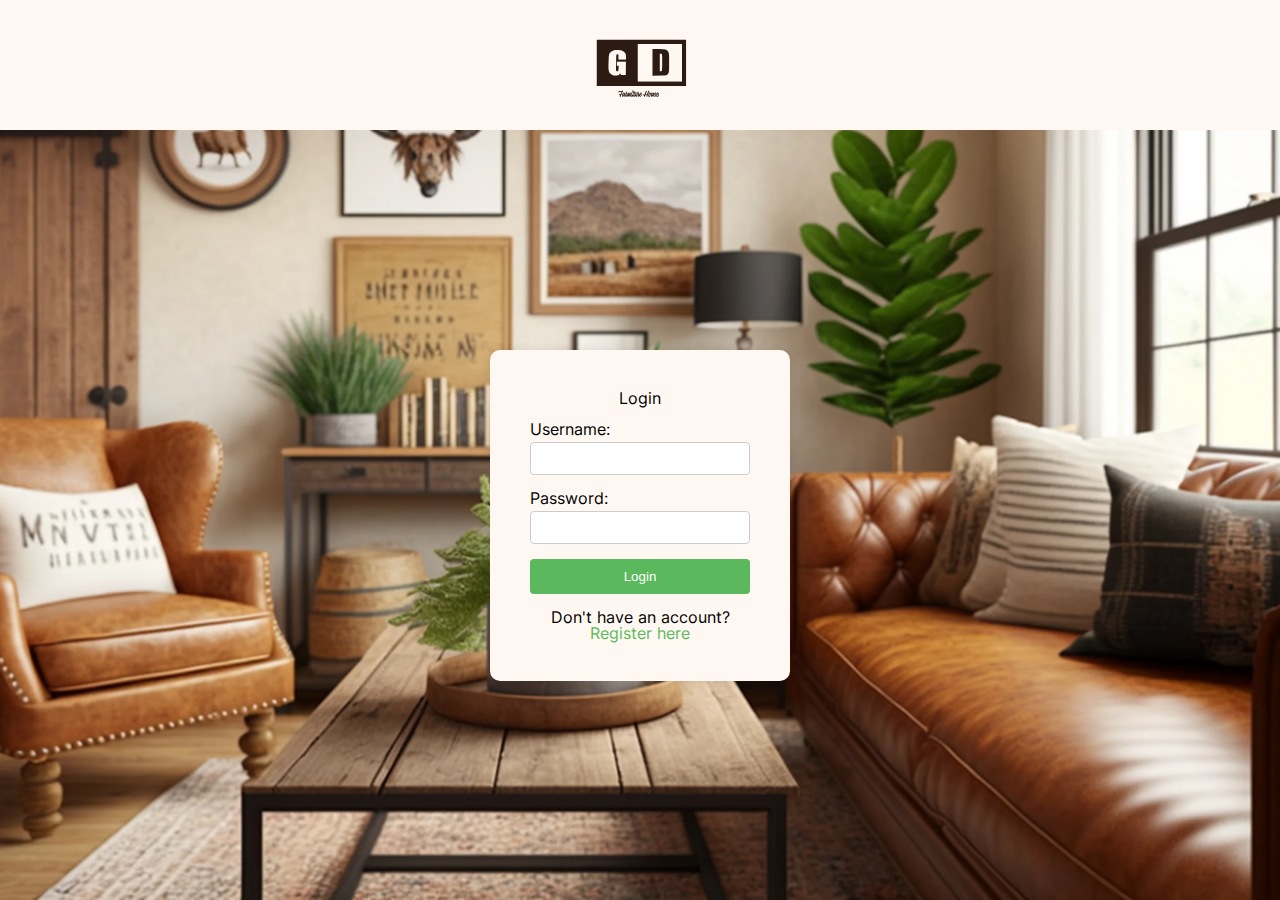
<file: loginPage.html>
<!DOCTYPE html>
<html lang="en">
  <head>
    <meta charset="UTF-8" />
    <meta name="viewport" content="width=device-width, initial-scale=1.0" />

    <!-- adding description, author and e.t.c -->
    <meta
      name="description"
      content="you can buy every furniture in the shop and also customize it too"
    />
    <meta
      name="keywords"
      content="furniture,livingroom,bedroom,kitchen,decorations,"
    />
    <meta name="author" content="Giorgi Kiparoidze" />

    <!-- FB meta tags -->
    <meta property="og:url" content="https://gd-store.ge" />
    <meta property="og:type" content="Shopping" />
    <meta
      property="og:title"
      content="When you don't want go out for but furniture"
    />
    <meta
      property="og:description"
      content="you can buy every furniture in the shop and also customize it too"
    />
    <meta
      property="og:image"
      content="https://encrypted-tbn0.gstatic.com/images?q=tbn:ANd9GcRaovXSi0D3tmfz6enTMVouEEwdf_mDkxyBTw&s"
    />

    <link rel="stylesheet" href="css/reset.css" />
    <link rel="stylesheet" href="css/fonts.css" />
    <link rel="stylesheet" href="css/logo.css" />
    <style>
      .header {
        display: -webkit-box;
        display: -ms-flexbox;
        display: flex;
        -webkit-box-pack: center;
        -ms-flex-pack: center;
        justify-content: center;
        -webkit-box-align: center;
        -ms-flex-align: center;
        align-items: center;

        align-items: center;
        position: fixed;
        width: 100%;
        padding: 5px 0;
        background-color: #fff8f2;
        /* margin-top: -120px; */
        z-index: 1000;
      }

      /* wraper */
      .wraper {
        max-width: 1440px;
        width: 90%;
        display: -webkit-box;
        display: -ms-flexbox;
        display: flex;
        -webkit-box-align: center;
        -ms-flex-align: center;
        align-items: center;
        -webkit-box-pack: justify;
        -ms-flex-pack: justify;
        justify-content: center;
        /* padding: 20px 0; */
      }

      /* icon logo font  */
      .logo {
        order: 1;
      }
      .icon-logo {
        font-size: 120px;
      }
      .logo-div {
        z-index: 1000;
      }

      body {
        font-family: "Inter";
      }

      main {
        height: 100vh;
        padding-top: 130px;
        display: flex;
        justify-content: center;
        align-items: center;
        flex-direction: column;
        background-image: url(../images/featured_image_-_living_room_furniture_layout_1600x@2x.webp);
        background-repeat: no-repeat;
        background-size: cover;
        background-position: center;
      }

      .container {
        background-color: #fff8f2;
        padding: 40px;
        border-radius: 10px;
        box-shadow: 0 0 10px rgba(0, 0, 0, 0.1);
        width: 300px;
      }

      h2 {
        text-align: center;
        margin-bottom: 15px;
      }

      .input-group {
        margin-bottom: 15px;
      }

      label {
        display: block;
        margin-bottom: 5px;
      }

      input {
        width: 100%;
        padding: 8px;
        border: 1px solid #ccc;
        border-radius: 4px;
      }

      button {
        width: 100%;
        padding: 10px;
        background-color: #5cb85c;
        color: white;
        border: none;
        border-radius: 4px;
        cursor: pointer;
      }

      button:hover {
        background-color: #4cae4c;
      }

      p {
        text-align: center;
        margin-top: 15px;
      }

      a {
        color: #5cb85c;
      }

    </style>
    <title>GD Store</title>
  </head>
  <body>
    <header class="header">
      <div class="wraper">
        <div class="logo">
          <a href="index.html">
            <div class="logo-div">
              <span class="icon-logo"
                ><span class="path1"></span><span class="path2"></span
                ><span class="path3"></span><span class="path4"></span
                ><span class="path5"></span><span class="path6"></span
                ><span class="path7"></span><span class="path8"></span
                ><span class="path9"></span><span class="path10"></span
                ><span class="path11"></span><span class="path12"></span
                ><span class="path13"></span><span class="path14"></span
                ><span class="path15"></span><span class="path16"></span
                ><span class="path17"></span><span class="path18"></span
              ></span>
            </div>
          </a>
        </div>
      </div>
    </header>
    <main>
      <div class="container">
        <h2>Login</h2>
        <form id="loginForm">
          <div class="input-group">
            <label for="username">Username:</label>
            <input type="text" id="email" name="Email" required />
          </div>
          <div class="input-group">
            <label for="password">Password:</label>
            <input type="password" id="password" name="Password" required />
          </div>
          <button type="submit">Login</button>
          <p>
            Don't have an account?
            <a href="/registrationPage.html">Register here</a>
          </p>
        </form>
        <div id="loginMessage"></div>
      </div>
    </main>
    <script>
       function setCookie(name, value, days) {
            const expires = new Date(Date.now() + days * 24 * 60 * 60 * 1000).toUTCString();
            document.cookie = `${name}=${encodeURIComponent(value)}; expires=${expires}; path=/`;
        }

      document
        .getElementById("loginForm")
        .addEventListener("submit", async function (event) {
          event.preventDefault();

          const email = document.getElementById("email").value;
          const password = document.getElementById("password").value;

          const userData = {
            email: email,
            password: password,
          };

          try {
            const response = await fetch("https://gd-store.ge/api/Auth/login", {
              method: "POST",
              headers: {
                "Content-Type": "application/json",
              },
              body: JSON.stringify(userData),
            });

            if (!response.ok) {
              const errorText = await response.text();
              throw new Error(`Login failed: ${errorText}`);          
            }

            const data = await response.json();
            console.log('Login successful', data);

            if (data.token) {
                setCookie('authToken', data.token, 7);
                window.location.href = "index.html";
            } else {
                throw new Error("Token not found in response");
            }
          } catch (error) {
            document.getElementById("loginMessage").textContent = error.message;
            console.error(error);
          }
        });
    </script>
  </body>
</html>
</file>
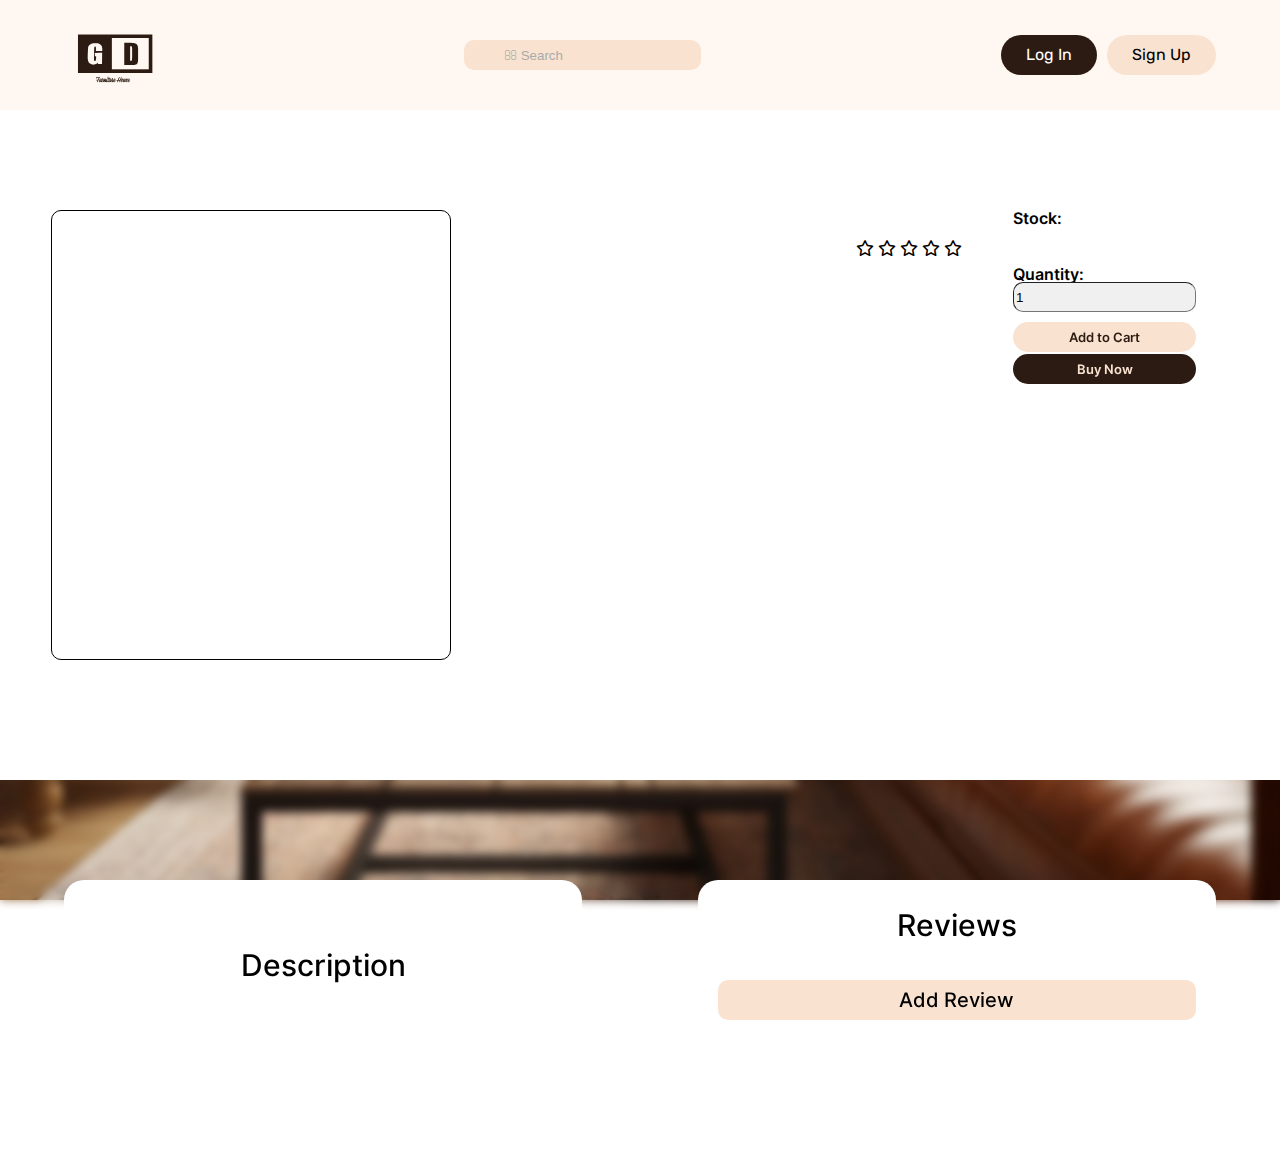
<file: product.html>
<!DOCTYPE html>
<html lang="en">
  <head>
    <meta charset="UTF-8" />
    <meta name="viewport" content="width=device-width, initial-scale=1.0" />

    <!-- adding description, author and e.t.c -->
    <meta name="description" content="you can buy every furniture in the shop and also customize it too">
    <meta name="keywords" content="furniture,livingroom,bedroom,kitchen,decorations,">
    <meta name="author" content="Giorgi Kiparoidze">

    <!-- FB meta tags -->
    <meta property="og:url"                content="https://gd-store.ge" />
    <meta property="og:type"               content="Shopping" />
    <meta property="og:title"              content="When you don't want go out for but furniture" />
    <meta property="og:description"        content="you can buy every furniture in the shop and also customize it too" />
    <meta property="og:image"              content="https://encrypted-tbn0.gstatic.com/images?q=tbn:ANd9GcRaovXSi0D3tmfz6enTMVouEEwdf_mDkxyBTw&s" />
    <title>GD Store</title>
    
    <link rel="stylesheet" href="css/reset.css" />
    <link rel="stylesheet" href="css/logo.css" />
    <link rel="stylesheet" href="css/fonts.css">
    <link rel="stylesheet" href="css/products.css" />
    <link
      rel="stylesheet"
      href="https://cdnjs.cloudflare.com/ajax/libs/font-awesome/6.6.0/css/all.min.css"
    />
    <title>GD Store</title>
  </head>
  <body>
    <header class="header">
      <div class="wraper">
        <div class="logo">
          <a href="index.html">
            <div class="logo-div">
              <span class="icon-logo"
                ><span class="path1"></span><span class="path2"></span
                ><span class="path3"></span><span class="path4"></span
                ><span class="path5"></span><span class="path6"></span
                ><span class="path7"></span><span class="path8"></span
                ><span class="path9"></span><span class="path10"></span
                ><span class="path11"></span><span class="path12"></span
                ><span class="path13"></span><span class="path14"></span
                ><span class="path15"></span><span class="path16"></span
                ><span class="path17"></span><span class="path18"></span
              ></span>
            </div>
          </a>
        </div>
        <div class="search-placeholder" style="order: 2;"></div>

        <div class="search">
          <span class="icon"><i class="fa-solid fa-magnifying-glass"></i></span>
          <input type="text" class="form-control empty" id="iconified" placeholder="Search" />
        </div>
    
        <div class="sign-log">
          <div class="log-in"><p>Log In</p></div>
          <div class="sign-in"><p>Sign Up</p></div>
        </div>
      </div>
    </header>
    <div class="background">

    </div>
    <main>
      <section class="sec-one">
        <div class="sec-one-wraper">
          <div class="leftside">
            <div class="photo-slide">
              <div class="photos">
                
              </div>
              <button class="prev">&#10094;</button>
              <button class="next">&#10095;</button>
            </div>
            <div class="dots"></div>
          </div>
          <div class="right-side">
            <div class="left">
              <div class="top-title">
                <h1></h1>
                <div class="rating">
                  <div class="star-rating">
                    <i id="star1" class="fa-regular fa-star"></i>
                    <i id="star2" class="fa-regular fa-star"></i>
                    <i id="star3" class="fa-regular fa-star"></i>
                    <i id="star4" class="fa-regular fa-star"></i>
                    <i id="star5" class="fa-regular fa-star"></i>
                  </div>
                  <div class="rating-count">

                  </div>
                </div>
              </div>
              <div class="price-discount">

              </div>
              <div class="full-desc">
                <div class="product-desc-num">
                  
                </div>
                <div class="productdesc"></div>
              </div>
            </div>
            <div class="right">
              <div class="buy-fake">
                <div class="stock-value">
                  <p class="stop p">Stock:</p>
                </div>
                <div class="buy-count">
                  <p>Quantity:</p>
                  <input type="text" id="quantity" />
                </div>
                <div class="cart-buy-button">
                  <button id="addCart" class="add-to-cart">Add to Cart</button>
                  <button id="BuyNow" class="buy-now">Buy Now</button>
                </div>
                <div class="return"></div>
              </div>
            </div>
          </div>
        </div>
      </section>
      <section class="sec-two">
        <div class="sec-two-wraper">
          <div class="description">
            <h2>Description</h2>
            
          </div>
          <div class="reviews">
            <h2>Reviews</h2>
            <div class="review-from-db" id="allReviews">

            </div>
            <div class="add-review-button" id="addReview">
              <p>Add Review</p>
            </div>
          </div>
        </div>
      </section>
    </main>

    <script type="module" src="script/products.js"></script>
    <script type="module" src="script/module.js"></script>
  </body>
</html>
</file>
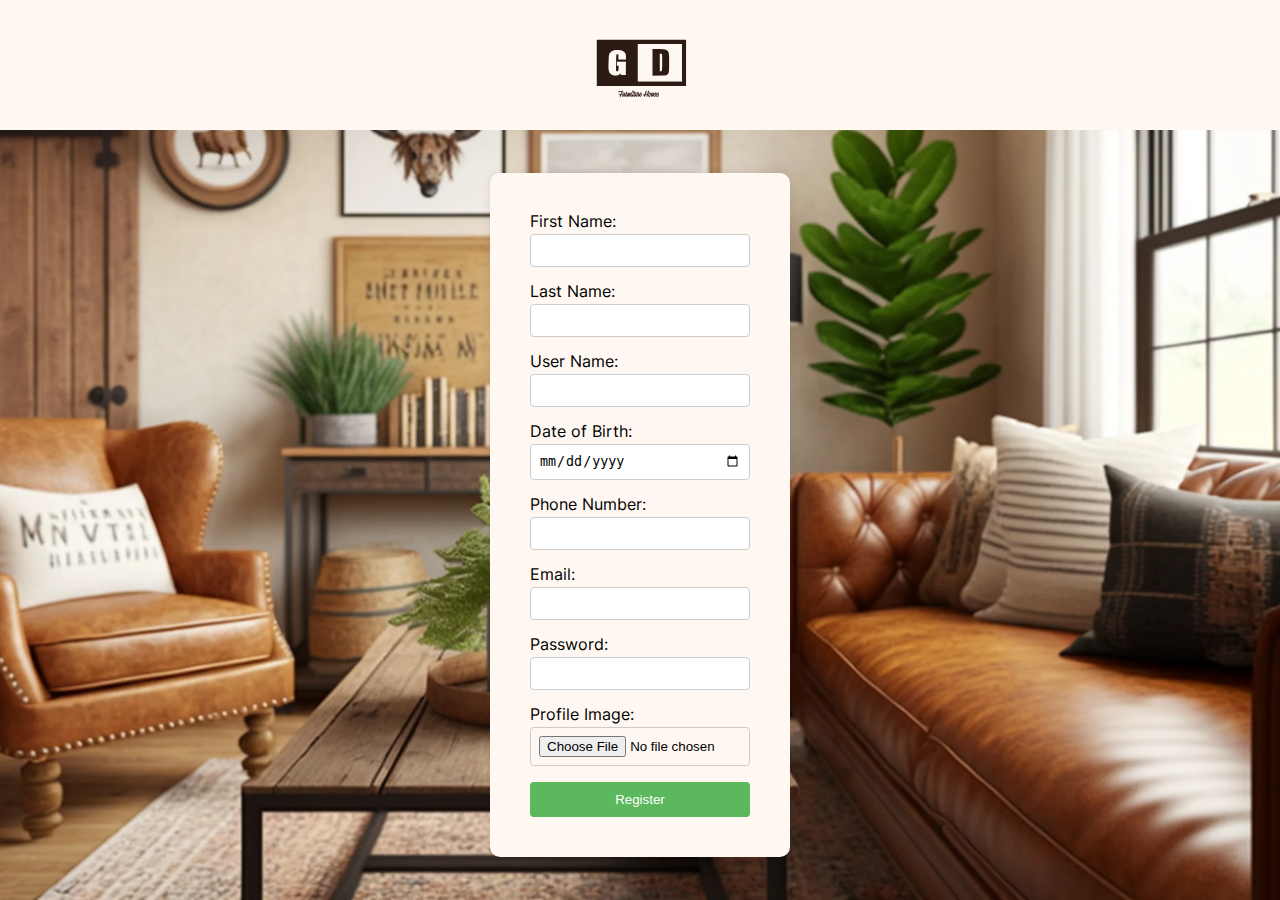
<file: registrationPage.html>
<!DOCTYPE html>
<html lang="en">
<head>
    <meta charset="UTF-8">
    <meta name="viewport" content="width=device-width, initial-scale=1.0">

     <!-- adding description, author and e.t.c -->
     <meta name="description" content="you can buy every furniture in the shop and also customize it too">
     <meta name="keywords" content="furniture,livingroom,bedroom,kitchen,decorations,">
     <meta name="author" content="Giorgi Kiparoidze">
 
     <!-- FB meta tags -->
     <meta property="og:url"                content="https://gd-store.ge" />
     <meta property="og:type"               content="Shopping" />
     <meta property="og:title"              content="When you don't want go out for but furniture" />
     <meta property="og:description"        content="you can buy every furniture in the shop and also customize it too" />
     <meta property="og:image"              content="https://encrypted-tbn0.gstatic.com/images?q=tbn:ANd9GcRaovXSi0D3tmfz6enTMVouEEwdf_mDkxyBTw&s" />
     <title>GD Store</title>

     <link rel="stylesheet" href="css/reset.css">
     <link rel="stylesheet" href="css/fonts.css">
     <link rel="stylesheet" href="css/logo.css">
     <style>
        .header {
            display: -webkit-box;
            display: -ms-flexbox;
            display: flex;
            -webkit-box-pack: center;
            -ms-flex-pack: center;
            justify-content: center;
            -webkit-box-align: center;
            -ms-flex-align: center;
            align-items: center;

            align-items: center;
            position: fixed;
            width: 100%;
            padding: 5px 0;
            background-color: #fff8f2;
            /* margin-top: -120px; */
            z-index: 1000;
            }

            /* wraper */
            .wraper {
            max-width: 1440px;
            width: 90%;
            display: -webkit-box;
            display: -ms-flexbox;
            display: flex;
            -webkit-box-align: center;
            -ms-flex-align: center;
            align-items: center;
            -webkit-box-pack: justify;
            -ms-flex-pack: justify;
            justify-content: center;
            /* padding: 20px 0; */
            }

            /* icon logo font  */
            .logo {
            order: 1;
            }
            .icon-logo {
            font-size: 120px;
            }
            .logo-div {
            z-index: 1000;
            }

            body {
            font-family: "Inter";
            }

            main {
            height: 100vh;
            padding-top: 130px;
            display: flex;
            justify-content: center;
            align-items: center;
            flex-direction: column;
            background-image: url(../images/featured_image_-_living_room_furniture_layout_1600x@2x.webp);
            background-repeat: no-repeat;
            background-size: cover;
            background-position: center;
            }

            .container {
            background-color: #fff8f2;
            padding: 40px;
            border-radius: 10px;
            box-shadow: 0 0 10px rgba(0, 0, 0, 0.1);
            width: 300px;
            }

            h2 {
            text-align: center;
            margin-bottom: 15px;
            }

            .input-group {
            margin-bottom: 15px;
            }

            label {
            display: block;
            margin-bottom: 5px;
            }

            input {
            width: 100%;
            padding: 8px;
            border: 1px solid #ccc;
            border-radius: 4px;
            }

            button {
            width: 100%;
            padding: 10px;
            background-color: #5cb85c;
            color: white;
            border: none;
            border-radius: 4px;
            cursor: pointer;
            }

            button:hover {
            background-color: #4cae4c;
            }

            p {
            text-align: center;
            margin-top: 15px;
            }

            a {
            color: #5cb85c;
            }

     </style>
</head>
<body>
    <header class="header">
        <div class="wraper">
            <div class="logo">
                <a href="index.html">
                    <div class="logo-div">
                        <span class="icon-logo"><span class="path1"></span><span class="path2"></span><span class="path3"></span><span class="path4"></span><span class="path5"></span><span class="path6"></span><span class="path7"></span><span class="path8"></span><span class="path9"></span><span class="path10"></span><span class="path11"></span><span class="path12"></span><span class="path13"></span><span class="path14"></span><span class="path15"></span><span class="path16"></span><span class="path17"></span><span class="path18"></span></span>    
                    </div>
                </a>
            </div>
        </div>
    </header>
    <main>
        <div class="container">
            <form id="registration-form">
                <label for="firstName">First Name:</label>
                <input type="text" id="firstName" required>
                <br></br>
                
                <label for="lastName">Last Name:</label>
                <input type="text" id="lastName" required>
                <br></br>
                
                <label for="userName">User Name:</label>
                <input type="text" id="userName" required>
                <br></br>
                
                <label for="dateOfBirth">Date of Birth:</label>
                <input type="date" id="dateOfBirth" required>
                <br></br>
                
                <label for="phoneNumber">Phone Number:</label>
                <input type="text" id="phoneNumber" required>
                <br></br>
                
                <label for="email">Email:</label>
                <input type="email" id="email" required>
                <br></br>
                
                <label for="password">Password:</label>
                <input type="password" id="password" required>
                <br></br>

                <label for="profilePicture">Profile Image:</label>
                <input type="file" id="profilePicture" accept="image/*">
                <br></br>

                <button type="submit">Register</button>
            </div>
        </form>
        
    </main>
    <script>

        async function uploadImages(files) {
            try {
                const formData = new FormData();

                let totalSize = 0;
                for (const file of files) {
                    totalSize += file.size;
                    formData.append('images', file);
                }

                if (totalSize > 5 * 1024 * 1024) {  // 5 MB limit
                    alert('Total file size exceeds 5 MB. Please choose smaller images.');
                    return null;
                }

                const response = await fetch('https://gd-store.ge/api/Upload', {
                    method: 'POST',
                    body: formData
                });

                if (!response.ok) {
                    const errorData = await response.json();
                    throw new Error(errorData.message || 'Image upload failed.');
                }

                const data = await response.json();
                return data.paths;
            } catch (error) {
                console.error('Image upload error:', error.message);
                alert(`Image upload failed: ${error.message}`);
                return null;
            }
        }

        async function saveFormData() {
            const formData = {
                firstName: document.getElementById('firstName').value,
                lastName: document.getElementById('lastName').value,
                userName: document.getElementById('userName').value,
                dateOfBirth: document.getElementById('dateOfBirth').value,
                phoneNumber: document.getElementById('phoneNumber').value,
                email: document.getElementById('email').value,
                password: document.getElementById('password').value
            };
            sessionStorage.setItem('registrationData', JSON.stringify(formData));
        }

        function loadFormData() {
            const savedData = sessionStorage.getItem('registrationData');
            if (savedData) {
                const formData = JSON.parse(savedData);
                document.getElementById('firstName').value = formData.firstName || '';
                document.getElementById('lastName').value = formData.lastName || '';
                document.getElementById('userName').value = formData.userName || '';
                document.getElementById('dateOfBirth').value = formData.dateOfBirth || '';
                document.getElementById('phoneNumber').value = formData.phoneNumber || '';
                document.getElementById('email').value = formData.email || '';
                document.getElementById('password').value = formData.password || '';
            }
        }

        async function registerUser(event) {
            event.preventDefault();

            const profilePicture = document.getElementById('profilePicture');
            let profilePicturePath = "string";

            if (profilePicture.files.length > 0) {
                profilePicturePath = await uploadImages(profilePicture.files);
                if (!profilePicturePath) return;
            }

            saveFormData();

            const requestData = {
                firstName: document.getElementById('firstName').value,
                lastName: document.getElementById('lastName').value,
                userName: document.getElementById('userName').value,
                dateOfBirth: new Date(document.getElementById('dateOfBirth').value).toISOString(),
                phoneNumber: document.getElementById('phoneNumber').value,
                email: document.getElementById('email').value,
                password: document.getElementById('password').value,
                profilePicture: profilePicturePath[0]
            };

            console.log(JSON.stringify(requestData));

            try {
                const response = await fetch('https://gd-store.ge/api/Auth/register', {
                    method: 'POST',
                    headers: {
                        'Content-Type': 'application/json'
                    },
                    body: JSON.stringify(requestData)
                });

                if (!response.ok) {
                    throw new Error(await response.text());
                }

                console.log('Registration successful');
                sessionStorage.removeItem('registrationData');
            } catch (error) {
                console.error('Error:', error);
            }
        }

        window.addEventListener('DOMContentLoaded', loadFormData);
        document.getElementById('registration-form').addEventListener('submit', registerUser);
    </script>
</body>
</html>
</file>
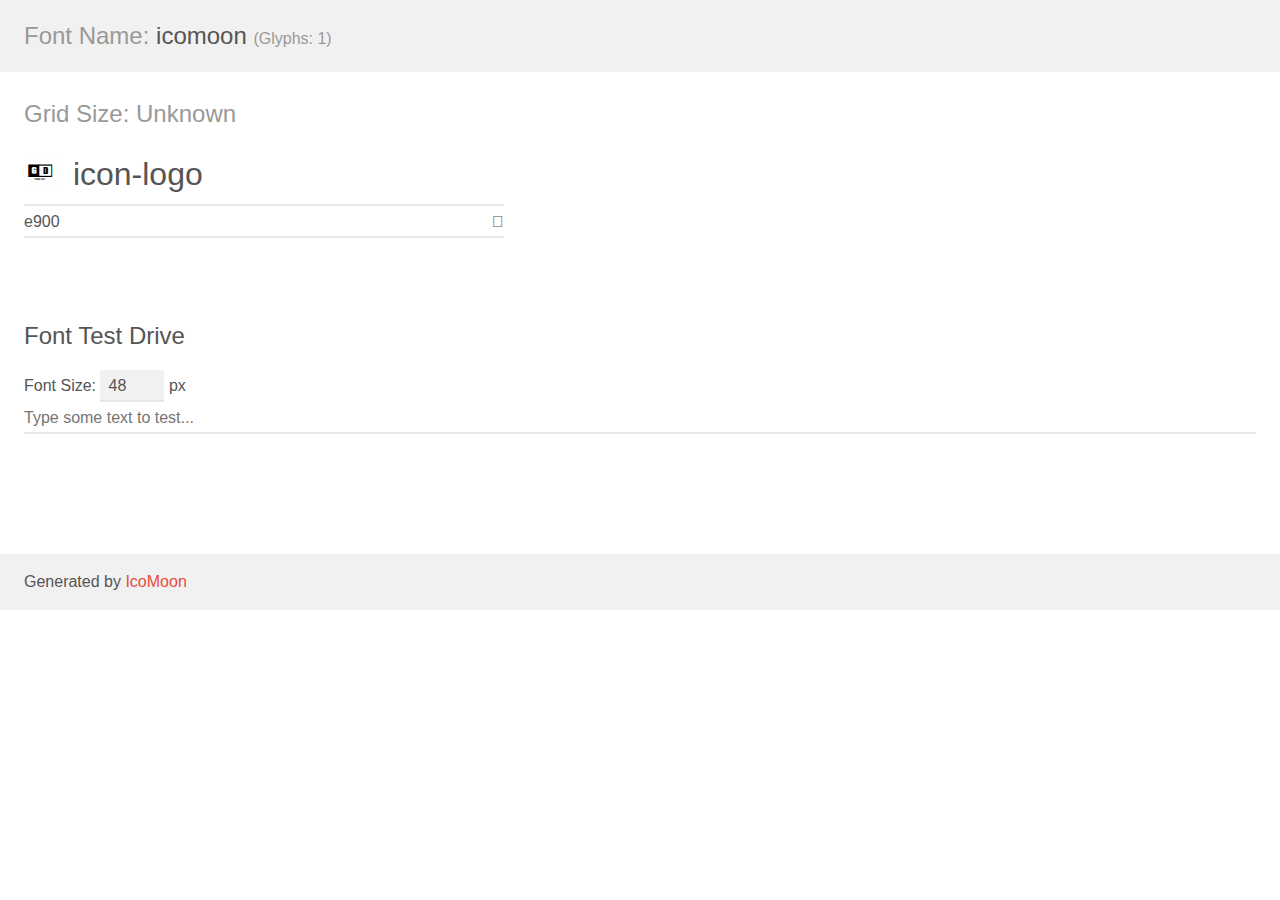
<file: fonts/demo.html>
<!doctype html>
<html>
<head>
    <meta charset="utf-8">
    <title>IcoMoon Demo</title>
    <meta name="description" content="An Icon Font Generated By IcoMoon.io">
    <meta name="viewport" content="width=device-width, initial-scale=1">
    <link rel="stylesheet" href="demo-files/demo.css">
    <link rel="stylesheet" href="style.css"></head>
<body>
    <div class="bgc1 clearfix">
        <h1 class="mhmm mvm"><span class="fgc1">Font Name:</span> icomoon <small class="fgc1">(Glyphs:&nbsp;1)</small></h1>
    </div>
    <div class="clearfix mhl ptl">
        <h1 class="mvm mtn fgc1">Grid Size: Unknown</h1>
        <div class="glyph fs1">
            <div class="clearfix bshadow0 pbs">
                <span class="icon-logo"><span class="path1"></span><span class="path2"></span><span class="path3"></span><span class="path4"></span><span class="path5"></span><span class="path6"></span><span class="path7"></span><span class="path8"></span><span class="path9"></span><span class="path10"></span><span class="path11"></span><span class="path12"></span><span class="path13"></span><span class="path14"></span><span class="path15"></span><span class="path16"></span><span class="path17"></span><span class="path18"></span></span>
                <span class="mls"> icon-logo</span>
            </div>
            <fieldset class="fs0 size1of1 clearfix hidden-false">
                <input type="text" readonly value="e900" class="unit size1of2" />
                <input type="text" maxlength="1" readonly value="&#xe900;" class="unitRight size1of2 talign-right" />
            </fieldset>
            <div class="fs0 bshadow0 clearfix hidden-true">
                <span class="unit pvs fgc1">liga: </span>
                <input type="text" readonly value="" class="liga unitRight" />
            </div>
        </div>
    </div>

    <!--[if gt IE 8]><!-->
    <div class="mhl clearfix mbl">
        <h1>Font Test Drive</h1>
        <label>
            Font Size: <input id="fontSize" type="number" class="textbox0 mbm"
            min="8" value="48" />
            px
        </label>
        <input id="testText" type="text" class="phl size1of1 mvl"
        placeholder="Type some text to test..." value=""/>
        <div id="testDrive" class="icon-" style="font-family: icomoon">&nbsp;
        </div>
    </div>
    <!--<![endif]-->
    <div class="bgc1 clearfix">
        <p class="mhl">Generated by <a href="https://icomoon.io/app">IcoMoon</a></p>
    </div>

    <script src="demo-files/demo.js"></script>
</body>
</html>
</file>
<file: css/fonts.css>
@font-face {
  font-family: "Rubik";
  src: url("../fonts/Rubik-LightItalic.eot");
  src: url("../fonts/Rubik-LightItalic.eot?#iefix") format("embedded-opentype"),
    url("../fonts/Rubik-LightItalic.woff2") format("woff2"),
    url("../fonts/Rubik-LightItalic.woff") format("woff"),
    url("../fonts/Rubik-LightItalic.svg#../fonts/Rubik-LightItalic")
      format("svg");
  font-weight: 300;
  font-style: italic;
  font-display: swap;
}

@font-face {
  font-family: "Rubik";
  src: url("../fonts/Rubik-Light.eot");
  src: url("../fonts/Rubik-Light.eot?#iefix") format("embedded-opentype"),
    url("../fonts/Rubik-Light.woff2") format("woff2"),
    url("../fonts/Rubik-Light.woff") format("woff"),
    url("../fonts/Rubik-Light.svg#../fonts/Rubik-Light") format("svg");
  font-weight: 300;
  font-style: normal;
  font-display: swap;
}

@font-face {
  font-family: "Rubik";
  src: url("../fonts/Rubik-ExtraBold.eot");
  src: url("../fonts/Rubik-ExtraBold.eot?#iefix") format("embedded-opentype"),
    url("../fonts/Rubik-ExtraBold.woff2") format("woff2"),
    url("../fonts/Rubik-ExtraBold.woff") format("woff"),
    url("../fonts/Rubik-ExtraBold.svg#../fonts/Rubik-ExtraBold") format("svg");
  font-weight: bold;
  font-style: normal;
  font-display: swap;
}

@font-face {
  font-family: "Rubik";
  src: url("../fonts/Rubik-MediumItalic.eot");
  src: url("../fonts/Rubik-MediumItalic.eot?#iefix") format("embedded-opentype"),
    url("../fonts/Rubik-MediumItalic.woff2") format("woff2"),
    url("../fonts/Rubik-MediumItalic.woff") format("woff"),
    url("../fonts/Rubik-MediumItalic.svg#../fonts/Rubik-MediumItalic")
      format("svg");
  font-weight: 500;
  font-style: italic;
  font-display: swap;
}

@font-face {
  font-family: "Rubik";
  src: url("../fonts/Rubik-Medium.eot");
  src: url("../fonts/Rubik-Medium.eot?#iefix") format("embedded-opentype"),
    url("../fonts/Rubik-Medium.woff2") format("woff2"),
    url("../fonts/Rubik-Medium.woff") format("woff"),
    url("../fonts/Rubik-Medium.svg#../fonts/Rubik-Medium") format("svg");
  font-weight: 500;
  font-style: normal;
  font-display: swap;
}

@font-face {
  font-family: "Rubik";
  src: url("../fonts/Rubik-SemiBold.eot");
  src: url("../fonts/Rubik-SemiBold.eot?#iefix") format("embedded-opentype"),
    url("../fonts/Rubik-SemiBold.woff2") format("woff2"),
    url("../fonts/Rubik-SemiBold.woff") format("woff"),
    url("../fonts/Rubik-SemiBold.svg#../fonts/Rubik-SemiBold") format("svg");
  font-weight: 600;
  font-style: normal;
  font-display: swap;
}

@font-face {
  font-family: "Rubik";
  src: url("../fonts/Rubik-Bold.eot");
  src: url("../fonts/Rubik-Bold.eot?#iefix") format("embedded-opentype"),
    url("../fonts/Rubik-Bold.woff2") format("woff2"),
    url("../fonts/Rubik-Bold.woff") format("woff"),
    url("../fonts/Rubik-Bold.svg#../fonts/Rubik-Bold") format("svg");
  font-weight: bold;
  font-style: normal;
  font-display: swap;
}

@font-face {
  font-family: "Rubik";
  src: url("../fonts/Rubik-SemiBoldItalic.eot");
  src: url("../fonts/Rubik-SemiBoldItalic.eot?#iefix")
      format("embedded-opentype"),
    url("../fonts/Rubik-SemiBoldItalic.woff2") format("woff2"),
    url("../fonts/Rubik-SemiBoldItalic.woff") format("woff"),
    url("../fonts/Rubik-SemiBoldItalic.svg#../fonts/Rubik-SemiBoldItalic")
      format("svg");
  font-weight: 600;
  font-style: italic;
  font-display: swap;
}

@font-face {
  font-family: "Rubik";
  src: url("../fonts/Rubik-LightItalic.eot");
  src: url("../fonts/Rubik-LightItalic.eot?#iefix") format("embedded-opentype"),
    url("../fonts/Rubik-LightItalic.woff2") format("woff2"),
    url("../fonts/Rubik-LightItalic.woff") format("woff"),
    url("../fonts/Rubik-LightItalic.svg#../fonts/Rubik-LightItalic")
      format("svg");
  font-weight: 300;
  font-style: italic;
  font-display: swap;
}

@font-face {
  font-family: "Rubik";
  src: url("../fonts/Rubik-BlackItalic.eot");
  src: url("../fonts/Rubik-BlackItalic.eot?#iefix") format("embedded-opentype"),
    url("../fonts/Rubik-BlackItalic.woff2") format("woff2"),
    url("../fonts/Rubik-BlackItalic.woff") format("woff"),
    url("../fonts/Rubik-BlackItalic.svg#../fonts/Rubik-BlackItalic")
      format("svg");
  font-weight: 900;
  font-style: italic;
  font-display: swap;
}

@font-face {
  font-family: "Rubik";
  src: url("../fonts/Rubik-Italic.eot");
  src: url("../fonts/Rubik-Italic.eot?#iefix") format("embedded-opentype"),
    url("../fonts/Rubik-Italic.woff2") format("woff2"),
    url("../fonts/Rubik-Italic.woff") format("woff"),
    url("../fonts/Rubik-Italic.svg#../fonts/Rubik-Italic") format("svg");
  font-weight: normal;
  font-style: italic;
  font-display: swap;
}

@font-face {
  font-family: "Rubik";
  src: url("../fonts/Rubik-Black.eot");
  src: url("../fonts/Rubik-Black.eot?#iefix") format("embedded-opentype"),
    url("../fonts/Rubik-Black.woff2") format("woff2"),
    url("../fonts/Rubik-Black.woff") format("woff"),
    url("../fonts/Rubik-Black.svg#../fonts/Rubik-Black") format("svg");
  font-weight: 900;
  font-style: normal;
  font-display: swap;
}

@font-face {
  font-family: "Rubik";
  src: url("../fonts/Rubik-ExtraBoldItalic.eot");
  src: url("../fonts/Rubik-ExtraBoldItalic.eot?#iefix")
      format("embedded-opentype"),
    url("../fonts/Rubik-ExtraBoldItalic.woff2") format("woff2"),
    url("../fonts/Rubik-ExtraBoldItalic.woff") format("woff"),
    url("../fonts/Rubik-ExtraBoldItalic.svg#../fonts/Rubik-ExtraBoldItalic")
      format("svg");
  font-weight: bold;
  font-style: italic;
  font-display: swap;
}

@font-face {
  font-family: "Rubik";
  src: url("../fonts/Rubik-BoldItalic.eot");
  src: url("../fonts/Rubik-BoldItalic.eot?#iefix") format("embedded-opentype"),
    url("../fonts/Rubik-BoldItalic.woff2") format("woff2"),
    url("../fonts/Rubik-BoldItalic.woff") format("woff"),
    url("../fonts/Rubik-BoldItalic.svg#../fonts/Rubik-BoldItalic") format("svg");
  font-weight: bold;
  font-style: italic;
  font-display: swap;
}

@font-face {
  font-family: "Rubik";
  src: url("../fonts/Rubik-Light.eot");
  src: url("../fonts/Rubik-Light.eot?#iefix") format("embedded-opentype"),
    url("../fonts/Rubik-Light.woff2") format("woff2"),
    url("../fonts/Rubik-Light.woff") format("woff"),
    url("../fonts/Rubik-Light.svg#../fonts/Rubik-Light") format("svg");
  font-weight: 300;
  font-style: normal;
  font-display: swap;
}

@font-face {
  font-family: "Rubik";
  src: url("../fonts/Rubik-Regular.eot");
  src: url("../fonts/Rubik-Regular.eot?#iefix") format("embedded-opentype"),
    url("../fonts/Rubik-Regular.woff2") format("woff2"),
    url("../fonts/Rubik-Regular.woff") format("woff"),
    url("../fonts/Rubik-Regular.svg#../fonts/Rubik-Regular") format("svg");
  font-weight: normal;
  font-style: normal;
  font-display: swap;
}

/* Inter font */

@font-face {
  font-family: "Inter";
  src: url("../fonts/Inter-Regular.eot");
  src: url("../fonts/Inter-Regular.eot?#iefix") format("embedded-opentype"),
    url("../fonts/Inter-Regular.woff2") format("woff2"),
    url("../fonts/Inter-Regular.woff") format("woff"),
    url("../fonts/Inter-Regular.svg#../fonts/Inter-Regular") format("svg");
  font-weight: normal;
  font-style: normal;
  font-display: swap;
}

@font-face {
  font-family: "Inter";
  src: url("../fonts/Inter-Black.eot");
  src: url("../fonts/Inter-Black.eot?#iefix") format("embedded-opentype"),
    url("../fonts/Inter-Black.woff2") format("woff2"),
    url("../fonts/Inter-Black.woff") format("woff"),
    url("../fonts/Inter-Black.svg#../fonts/Inter-Black") format("svg");
  font-weight: 900;
  font-style: normal;
  font-display: swap;
}

@font-face {
  font-family: "Inter";
  src: url("../fonts/Inter-ExtraBold.eot");
  src: url("../fonts/Inter-ExtraBold.eot?#iefix") format("embedded-opentype"),
    url("../fonts/Inter-ExtraBold.woff2") format("woff2"),
    url("../fonts/Inter-ExtraBold.woff") format("woff"),
    url("../fonts/Inter-ExtraBold.svg#../fonts/Inter-ExtraBold") format("svg");
  font-weight: bold;
  font-style: normal;
  font-display: swap;
}

@font-face {
  font-family: "Inter";
  src: url("../fonts/Inter-Bold.eot");
  src: url("../fonts/Inter-Bold.eot?#iefix") format("embedded-opentype"),
    url("../fonts/Inter-Bold.woff2") format("woff2"),
    url("../fonts/Inter-Bold.woff") format("woff"),
    url("../fonts/Inter-Bold.svg#../fonts/Inter-Bold") format("svg");
  font-weight: bold;
  font-style: normal;
  font-display: swap;
}

@font-face {
  font-family: "Inter";
  src: url("../fonts/Inter-Light.eot");
  src: url("../fonts/Inter-Light.eot?#iefix") format("embedded-opentype"),
    url("../fonts/Inter-Light.woff2") format("woff2"),
    url("../fonts/Inter-Light.woff") format("woff"),
    url("../fonts/Inter-Light.svg#../fonts/Inter-Light") format("svg");
  font-weight: 300;
  font-style: normal;
  font-display: swap;
}

@font-face {
  font-family: "Inter";
  src: url("../fonts/Inter-Regular.eot");
  src: url("../fonts/Inter-Regular.eot?#iefix") format("embedded-opentype"),
    url("../fonts/Inter-Regular.woff2") format("woff2"),
    url("../fonts/Inter-Regular.woff") format("woff"),
    url("../fonts/Inter-Regular.svg#../fonts/Inter-Regular") format("svg");
  font-weight: normal;
  font-style: normal;
  font-display: swap;
}

@font-face {
  font-family: "Inter";
  src: url("../fonts/Inter-ExtraLight.eot");
  src: url("../fonts/Inter-ExtraLight.eot?#iefix") format("embedded-opentype"),
    url("../fonts/Inter-ExtraLight.woff2") format("woff2"),
    url("../fonts/Inter-ExtraLight.woff") format("woff"),
    url("../fonts/Inter-ExtraLight.svg#../fonts/Inter-ExtraLight") format("svg");
  font-weight: 200;
  font-style: normal;
  font-display: swap;
}

@font-face {
  font-family: "Inter";
  src: url("../fonts/Inter-SemiBold.eot");
  src: url("../fonts/Inter-SemiBold.eot?#iefix") format("embedded-opentype"),
    url("../fonts/Inter-SemiBold.woff2") format("woff2"),
    url("../fonts/Inter-SemiBold.woff") format("woff"),
    url("../fonts/Inter-SemiBold.svg#../fonts/Inter-SemiBold") format("svg");
  font-weight: 600;
  font-style: normal;
  font-display: swap;
}

@font-face {
  font-family: "Inter";
  src: url("../fonts/Inter-Medium.eot");
  src: url("../fonts/Inter-Medium.eot?#iefix") format("embedded-opentype"),
    url("../fonts/Inter-Medium.woff2") format("woff2"),
    url("../fonts/Inter-Medium.woff") format("woff"),
    url("../fonts/Inter-Medium.svg#../fonts/Inter-Medium") format("svg");
  font-weight: 500;
  font-style: normal;
  font-display: swap;
}

@font-face {
  font-family: "Inter";
  src: url("../fonts/Inter-Thin.eot");
  src: url("../fonts/Inter-Thin.eot?#iefix") format("embedded-opentype"),
    url("../fonts/Inter-Thin.woff2") format("woff2"),
    url("../fonts/Inter-Thin.woff") format("woff"),
    url("../fonts/Inter-Thin.svg#../fonts/Inter-Thin") format("svg");
  font-weight: 100;
  font-style: normal;
  font-display: swap;
}

/* Be Vietnam Pro */

@font-face {
  font-family: "Be Vietnam Pro";
  src: url("../fonts/BeVietnamPro-BlackItalic.eot");
  src: url("../fonts/BeVietnamPro-BlackItalic.eot?#iefix")
      format("embedded-opentype"),
    url("../fonts/BeVietnamPro-BlackItalic.woff2") format("woff2"),
    url("../fonts/BeVietnamPro-BlackItalic.woff") format("woff"),
    url("../fonts/BeVietnamPro-BlackItalic.svg#../fonts/BeVietnamPro-BlackItalic")
      format("svg");
  font-weight: 900;
  font-style: italic;
  font-display: swap;
}

@font-face {
  font-family: "Be Vietnam Pro";
  src: url("../fonts/BeVietnamPro-BoldItalic.eot");
  src: url("../fonts/BeVietnamPro-BoldItalic.eot?#iefix")
      format("embedded-opentype"),
    url("../fonts/BeVietnamPro-BoldItalic.woff2") format("woff2"),
    url("../fonts/BeVietnamPro-BoldItalic.woff") format("woff"),
    url("../fonts/BeVietnamPro-BoldItalic.svg#../fonts/BeVietnamPro-BoldItalic")
      format("svg");
  font-weight: bold;
  font-style: italic;
  font-display: swap;
}

@font-face {
  font-family: "Be Vietnam Pro";
  src: url("../fonts/BeVietnamPro-SemiBoldItalic.eot");
  src: url("../fonts/BeVietnamPro-SemiBoldItalic.eot?#iefix")
      format("embedded-opentype"),
    url("../fonts/BeVietnamPro-SemiBoldItalic.woff2") format("woff2"),
    url("../fonts/BeVietnamPro-SemiBoldItalic.woff") format("woff"),
    url("../fonts/BeVietnamPro-SemiBoldItalic.svg#../fonts/BeVietnamPro-SemiBoldItalic")
      format("svg");
  font-weight: 600;
  font-style: italic;
  font-display: swap;
}

@font-face {
  font-family: "Be Vietnam Pro";
  src: url("../fonts/BeVietnamPro-Bold.eot");
  src: url("../fonts/BeVietnamPro-Bold.eot?#iefix") format("embedded-opentype"),
    url("../fonts/BeVietnamPro-Bold.woff2") format("woff2"),
    url("../fonts/BeVietnamPro-Bold.woff") format("woff"),
    url("../fonts/BeVietnamPro-Bold.svg#../fonts/BeVietnamPro-Bold")
      format("svg");
  font-weight: bold;
  font-style: normal;
  font-display: swap;
}

@font-face {
  font-family: "Be Vietnam Pro";
  src: url("../fonts/BeVietnamPro-Black.eot");
  src: url("../fonts/BeVietnamPro-Black.eot?#iefix") format("embedded-opentype"),
    url("../fonts/BeVietnamPro-Black.woff2") format("woff2"),
    url("../fonts/BeVietnamPro-Black.woff") format("woff"),
    url("../fonts/BeVietnamPro-Black.svg#../fonts/BeVietnamPro-Black")
      format("svg");
  font-weight: 900;
  font-style: normal;
  font-display: swap;
}

@font-face {
  font-family: "Be Vietnam Pro";
  src: url("../fonts/BeVietnamPro-ThinItalic.eot");
  src: url("../fonts/BeVietnamPro-ThinItalic.eot?#iefix")
      format("embedded-opentype"),
    url("../fonts/BeVietnamPro-ThinItalic.woff2") format("woff2"),
    url("../fonts/BeVietnamPro-ThinItalic.woff") format("woff"),
    url("../fonts/BeVietnamPro-ThinItalic.svg#../fonts/BeVietnamPro-ThinItalic")
      format("svg");
  font-weight: 100;
  font-style: italic;
  font-display: swap;
}

@font-face {
  font-family: "Be Vietnam Pro";
  src: url("../fonts/BeVietnamPro-ExtraLightItalic.eot");
  src: url("../fonts/BeVietnamPro-ExtraLightItalic.eot?#iefix")
      format("embedded-opentype"),
    url("../fonts/BeVietnamPro-ExtraLightItalic.woff2") format("woff2"),
    url("../fonts/BeVietnamPro-ExtraLightItalic.woff") format("woff"),
    url("../fonts/BeVietnamPro-ExtraLightItalic.svg#../fonts/BeVietnamPro-ExtraLightItalic")
      format("svg");
  font-weight: 200;
  font-style: italic;
  font-display: swap;
}

@font-face {
  font-family: "Be Vietnam Pro";
  src: url("../fonts/BeVietnamPro-LightItalic.eot");
  src: url("../fonts/BeVietnamPro-LightItalic.eot?#iefix")
      format("embedded-opentype"),
    url("../fonts/BeVietnamPro-LightItalic.woff2") format("woff2"),
    url("../fonts/BeVietnamPro-LightItalic.woff") format("woff"),
    url("../fonts/BeVietnamPro-LightItalic.svg#../fonts/BeVietnamPro-LightItalic")
      format("svg");
  font-weight: 300;
  font-style: italic;
  font-display: swap;
}

@font-face {
  font-family: "Be Vietnam Pro";
  src: url("../fonts/BeVietnamPro-ExtraLight.eot");
  src: url("../fonts/BeVietnamPro-ExtraLight.eot?#iefix")
      format("embedded-opentype"),
    url("../fonts/BeVietnamPro-ExtraLight.woff2") format("woff2"),
    url("../fonts/BeVietnamPro-ExtraLight.woff") format("woff"),
    url("../fonts/BeVietnamPro-ExtraLight.svg#../fonts/BeVietnamPro-ExtraLight")
      format("svg");
  font-weight: 200;
  font-style: normal;
  font-display: swap;
}

@font-face {
  font-family: "Be Vietnam Pro";
  src: url("../fonts/BeVietnamPro-Regular.eot");
  src: url("../fonts/BeVietnamPro-Regular.eot?#iefix")
      format("embedded-opentype"),
    url("../fonts/BeVietnamPro-Regular.woff2") format("woff2"),
    url("../fonts/BeVietnamPro-Regular.woff") format("woff"),
    url("../fonts/BeVietnamPro-Regular.svg#../fonts/BeVietnamPro-Regular")
      format("svg");
  font-weight: normal;
  font-style: normal;
  font-display: swap;
}

@font-face {
  font-family: "Be Vietnam Pro";
  src: url("../fonts/BeVietnamPro-SemiBold.eot");
  src: url("../fonts/BeVietnamPro-SemiBold.eot?#iefix")
      format("embedded-opentype"),
    url("../fonts/BeVietnamPro-SemiBold.woff2") format("woff2"),
    url("../fonts/BeVietnamPro-SemiBold.woff") format("woff"),
    url("../fonts/BeVietnamPro-SemiBold.svg#../fonts/BeVietnamPro-SemiBold")
      format("svg");
  font-weight: 600;
  font-style: normal;
  font-display: swap;
}

@font-face {
  font-family: "Be Vietnam Pro";
  src: url("../fonts/BeVietnamPro-Light.eot");
  src: url("../fonts/BeVietnamPro-Light.eot?#iefix") format("embedded-opentype"),
    url("../fonts/BeVietnamPro-Light.woff2") format("woff2"),
    url("../fonts/BeVietnamPro-Light.woff") format("woff"),
    url("../fonts/BeVietnamPro-Light.svg#../fonts/BeVietnamPro-Light")
      format("svg");
  font-weight: 300;
  font-style: normal;
  font-display: swap;
}

@font-face {
  font-family: "Be Vietnam Pro";
  src: url("../fonts/BeVietnamPro-Italic.eot");
  src: url("../fonts/BeVietnamPro-Italic.eot?#iefix")
      format("embedded-opentype"),
    url("../fonts/BeVietnamPro-Italic.woff2") format("woff2"),
    url("../fonts/BeVietnamPro-Italic.woff") format("woff"),
    url("../fonts/BeVietnamPro-Italic.svg#../fonts/BeVietnamPro-Italic")
      format("svg");
  font-weight: normal;
  font-style: italic;
  font-display: swap;
}

@font-face {
  font-family: "Be Vietnam Pro";
  src: url("../fonts/BeVietnamPro-MediumItalic.eot");
  src: url("../fonts/BeVietnamPro-MediumItalic.eot?#iefix")
      format("embedded-opentype"),
    url("../fonts/BeVietnamPro-MediumItalic.woff2") format("woff2"),
    url("../fonts/BeVietnamPro-MediumItalic.woff") format("woff"),
    url("../fonts/BeVietnamPro-MediumItalic.svg#../fonts/BeVietnamPro-MediumItalic")
      format("svg");
  font-weight: 500;
  font-style: italic;
  font-display: swap;
}

@font-face {
  font-family: "Be Vietnam Pro";
  src: url("../fonts/BeVietnamPro-ExtraBoldItalic.eot");
  src: url("../fonts/BeVietnamPro-ExtraBoldItalic.eot?#iefix")
      format("embedded-opentype"),
    url("../fonts/BeVietnamPro-ExtraBoldItalic.woff2") format("woff2"),
    url("../fonts/BeVietnamPro-ExtraBoldItalic.woff") format("woff"),
    url("../fonts/BeVietnamPro-ExtraBoldItalic.svg#../fonts/BeVietnamPro-ExtraBoldItalic")
      format("svg");
  font-weight: bold;
  font-style: italic;
  font-display: swap;
}

@font-face {
  font-family: "Be Vietnam Pro";
  src: url("../fonts/BeVietnamPro-Medium.eot");
  src: url("../fonts/BeVietnamPro-Medium.eot?#iefix")
      format("embedded-opentype"),
    url("../fonts/BeVietnamPro-Medium.woff2") format("woff2"),
    url("../fonts/BeVietnamPro-Medium.woff") format("woff"),
    url("../fonts/BeVietnamPro-Medium.svg#../fonts/BeVietnamPro-Medium")
      format("svg");
  font-weight: 500;
  font-style: normal;
  font-display: swap;
}

@font-face {
  font-family: "Be Vietnam Pro";
  src: url("../fonts/BeVietnamPro-Thin.eot");
  src: url("../fonts/BeVietnamPro-Thin.eot?#iefix") format("embedded-opentype"),
    url("../fonts/BeVietnamPro-Thin.woff2") format("woff2"),
    url("../fonts/BeVietnamPro-Thin.woff") format("woff"),
    url("../fonts/BeVietnamPro-Thin.svg#../fonts/BeVietnamPro-Thin")
      format("svg");
  font-weight: 100;
  font-style: normal;
  font-display: swap;
}

@font-face {
  font-family: "Be Vietnam Pro";
  src: url("../fonts/BeVietnamPro-ExtraBold.eot");
  src: url("../fonts/BeVietnamPro-ExtraBold.eot?#iefix")
      format("embedded-opentype"),
    url("../fonts/BeVietnamPro-ExtraBold.woff2") format("woff2"),
    url("../fonts/BeVietnamPro-ExtraBold.woff") format("woff"),
    url("../fonts/BeVietnamPro-ExtraBold.svg#../fonts/BeVietnamPro-ExtraBold")
      format("svg");
  font-weight: bold;
  font-style: normal;
  font-display: swap;
}

/* georgian font */

@font-face {
  font-family: "BPG ExtraSquare Mtavruli";
  src: url("../fonts/BPGExtraSquareMtavruli.eot");
  src: url("../fonts/BPGExtraSquareMtavruli.eot?#iefix")
      format("embedded-opentype"),
    url("../fonts/BPGExtraSquareMtavruli.woff2") format("woff2"),
    url("../fonts/BPGExtraSquareMtavruli.woff") format("woff"),
    url("../fonts/BPGExtraSquareMtavruli.svg#../fonts/BPGExtraSquareMtavruli")
      format("svg");
  font-weight: normal;
  font-style: normal;
  font-display: swap;
}
</file>
<file: css/logo.css>
@font-face {
  font-family: "icomoon";
  src: url("../fonts/fonts/icomoon.eot?nq40qi");
  src: url("../fonts/fonts/icomoon.eot?nq40qi#iefix")
      format("embedded-opentype"),
    url("../fonts/fonts/icomoon.ttf?nq40qi") format("truetype"),
    url("../fonts/fonts/icomoon.woff?nq40qi") format("woff"),
    url("../fonts/fonts/icomoon.svg?nq40qi#icomoon") format("svg");
  font-weight: normal;
  font-style: normal;
  font-display: block;
}

[class^="icon-"],
[class*=" icon-"] {
  /* use !important to prevent issues with browser extensions that change ../fonts */
  font-family: "icomoon" !important;
  speak: never;
  font-style: normal;
  font-weight: normal;
  font-variant: normal;
  text-transform: none;
  line-height: 1;

  /* Better Font Rendering =========== */
  -webkit-font-smoothing: antialiased;
  -moz-osx-font-smoothing: grayscale;
}

.icon-logo .path1:before {
  content: "\e900";
  color: #fff8f2;
  border-radius: 10px;
  transition-property: all;
  transition-duration: 0.5s;
}
.icon-logo .path2:before {
  content: "\e901";
  border-radius: 10px;

  margin-left: -1em;
  color: #2c1b13;
  transition-property: all;
  transition-duration: 0.5s;
}
.icon-logo .path3:before {
  content: "\e902";
  border-radius: 10px;

  margin-left: -1em;
  color: #fff8f2;
  transition-property: all;
  transition-duration: 0.5s;
}
.icon-logo .path4:before {
  content: "\e903";
  border-radius: 10px;

  margin-left: -1em;
  color: #2c1b13;
  transition-property: all;
  transition-duration: 0.5s;
}
.icon-logo .path5:before {
  content: "\e904";
  border-radius: 10px;

  margin-left: -1em;
  color: #fff8f2;
  transition-property: all;
  transition-duration: 0.5s;
}
.icon-logo .path6:before {
  content: "\e905";
  border-radius: 10px;

  margin-left: -1em;
  color: #2c1b13;
  transition-property: all;
  transition-duration: 0.5s;
}
.icon-logo .path7:before {
  content: "\e906";
  border-radius: 10px;

  margin-left: -1em;
  color: #fff8f2;
  transition-property: all;
  transition-duration: 0.5s;
}
.icon-logo .path8:before {
  content: "\e907";
  border-radius: 10px;

  margin-left: -1em;
  color: #2c1b13;
  transition-property: all;
  transition-duration: 0.5s;
}
.icon-logo .path9:before {
  content: "\e908";
  border-radius: 10px;

  margin-left: -1em;
  color: #2c1b13;
  transition-property: all;
  transition-duration: 0.5s;
}
.icon-logo .path10:before {
  content: "\e909";
  border-radius: 10px;

  margin-left: -1em;
  color: #2c1b13;
  transition-property: all;
  transition-duration: 0.5s;
}
.icon-logo .path11:before {
  content: "\e90a";
  border-radius: 10px;

  margin-left: -1em;
  color: #fff8f2;
  transition-property: all;
  transition-duration: 0.5s;
}
.icon-logo .path12:before {
  content: "\e90b";
  border-radius: 10px;

  margin-left: -1em;
  color: #fff8f2;
  transition-property: all;
  transition-duration: 0.5s;
}
.icon-logo .path13:before {
  content: "\e90c";
  border-radius: 10px;

  margin-left: -1em;
  color: #fff8f2;
  transition-property: all;
  transition-duration: 0.5s;
}
.icon-logo .path14:before {
  content: "\e90d";
  border-radius: 10px;

  margin-left: -1em;
  color: #fff8f2;
  transition-property: all;
  transition-duration: 0.5s;
}
.icon-logo .path15:before {
  content: "\e90e";
  border-radius: 10px;

  margin-left: -1em;
  color: #2c1b13;
  transition-property: all;
  transition-duration: 0.5s;
}
.icon-logo .path16:before {
  content: "\e90f";
  border-radius: 10px;

  margin-left: -1em;
  color: #fff8f2;
  transition-property: all;
  transition-duration: 0.5s;
}
.icon-logo .path17:before {
  content: "\e910";
  border-radius: 10px;

  margin-left: -1em;
  color: #fff8f2;
  transition-property: all;
  transition-duration: 0.5s;
}
.icon-logo .path18:before {
  content: "\e911";
  border-radius: 10px;

  margin-left: -1em;
  color: #fff8f2;
  transition-property: all;
  transition-duration: 0.5s;
}
/* 
  .icon-logo:hover .path1:before {
    color: #2c1b13;
    box-shadow: 0px 0px 20px white;
  }
  .icon-logo:hover .path2:before {
    color: #fff8f2;
    box-shadow: 0px 0px 20px white;
  }
  .icon-logo:hover .path3:before {
    color: #2c1b13;
    box-shadow: 0px 0px 20px white;
  }
  .icon-logo:hover .path4:before {
    color: #fff8f2;
    box-shadow: 0px 0px 20px white;
  }
  .icon-logo:hover .path5:before {
    color: #2c1b13;
    box-shadow: 0px 0px 20px white;
  }
  .icon-logo:hover .path6:before {
    color: #fff8f2;
    box-shadow: 0px 0px 20px white;
  }
  .icon-logo:hover .path7:before {
    color: #2c1b13;
    box-shadow: 0px 0px 20px white;
  }
  .icon-logo:hover .path8:before {
    color: #fff8f2;
    box-shadow: 0px 0px 20px white;
  }
  .icon-logo:hover .path9:before {
    color: #fff8f2;
    box-shadow: 0px 0px 20px white;
  }
  .icon-logo:hover .path10:before {
    color: #fff8f2;
    box-shadow: 0px 0px 20px white;
  }
  .icon-logo:hover .path11:before {
    color: #2c1b13;
    box-shadow: 0px 0px 20px white;
  }
  .icon-logo:hover .path12:before {
    color: #fff8f2;
    box-shadow: 0px 0px 20px white;
  }
  .icon-logo:hover .path13:before {
    color: #2c1b13;
    box-shadow: 0px 0px 20px white;
  }
  .icon-logo:hover .path14:before {
    color: #fff8f2;
    box-shadow: 0px 0px 20px white;
  }
  .icon-logo:hover .path15:before {
    color: #fff8f2;
    box-shadow: 0px 0px 20px white;
  }
  .icon-logo:hover .path16:before {
    color: #fff8f2;
    box-shadow: 0px 0px 20px white;
  }
  .icon-logo:hover .path17:before {
    color: #2c1b13;
    box-shadow: 0px 0px 20px white;
  }
  .icon-logo:hover .path18:before {
    color: #2c1b13;
    box-shadow: 0px 0px 20px white;
  } */
</file>
<file: css/products.css>
.header {
    display: -webkit-box;
    display: -ms-flexbox;
    display: flex;
    -webkit-box-pack: center;
    -ms-flex-pack: center;
    justify-content: center;
    -webkit-box-align: center;
    -ms-flex-align: center;
    align-items: center;
  
    align-items: center;
    position: fixed;
    width: 100%;
    padding: 5px 0;
    background-color: #fff8f2;
    /* margin-top: -120px; */
    z-index: 1000;
  }
  
  /* wraper */
  .wraper {
    max-width: 1440px;
    width: 90%;
    display: -webkit-box;
    display: -ms-flexbox;
    display: flex;
    -webkit-box-align: center;
    -ms-flex-align: center;
    align-items: center;
    -webkit-box-pack: justify;
    -ms-flex-pack: justify;
    justify-content: space-between;
    /* padding: 20px 0; */
  }
  
  /* icon logo font  */
  .logo {
    order: 1;
  }
  .icon-logo {
    font-size: 100px;
  }
  .logo-div {
    z-index: 1000;
  }
  .search {
    position: relative; /* Allows absolute positioning of the icon */
  }
  
  .icon {
    position: absolute;
    left: 10px; /* Adjust as necessary */
    top: 50%;
    transform: translateY(-50%);
    pointer-events: none; /* Prevents clicks on the icon */
    color: #aaa; /* Optional: Change color for visibility */
  }
  
  input.empty {
    font-family: Arial, sans-serif; /* Set default font for input */
    height: 30px;
    border-radius: 10px;
    border: none;
    background-color: #f9e3d0;
    padding: 10px 20px 10px 40px; /* Add padding to the left for the icon */
  }
  
  .dropdown-menu {
    display: none; /* Hide the dropdown menu by default */
    position: absolute; /* Position it relative to the user icon */
    top: 100%; /* Position it directly below the user icon */
    left: 92%; /* Center align it */
    transform: translateX(-50%); /* Adjust to center it */
    background-color: white; /* Background color */
    border: 1px solid #ccc; /* Border styling */
    border-radius: 5px; /* Rounded corners */
    box-shadow: 0 4px 8px rgba(0, 0, 0, 0.1); /* Shadow effect */
    z-index: 1000; /* Keep it above other elements */
    width: 100px;
}

.dropdown-menu ul {
    list-style: none; /* Remove bullet points */
    padding: 0; /* Remove default padding */
    margin: 0; /* Remove default margin */
}

.dropdown-menu li {
    padding: 10px; /* Spacing for each option */
}

.dropdown-menu li a {
    text-decoration: none; /* Remove underline from links */
    color: #333; /* Text color */
}

.dropdown-menu li:hover {
    background-color: #f0f0f0; /* Highlight on hover */
}


  /* Placeholder styling */
  input.empty::placeholder {
    text-transform: none; /* Ensure placeholder is not uppercase */
    color: #aaa; /* Optional: Change color for visibility */
  }
  .header-icons {
    display: flex; /* Use flexbox to arrange items horizontally */
    align-items: center; /* Center vertically */
    column-gap: 25px; /* Space between cart and user */
    order: 2;
  }
  
  .cart {
    font-size: 24px; /* Adjust size of the cart icon */
    color: #333; /* Color for the cart icon */
    cursor: pointer; /* Pointer cursor for clickable items */
  }
  
  .user {
    width: 50px; /* Set fixed width */
    height: 50px; /* Set fixed height */
    border-radius: 50%; /* Make it circular */
    border: 3px solid #2c1b13; /* Border styling */
    overflow: hidden; /* Hide overflow */
    display: flex; /* Use flexbox for centering */
    justify-content: center; /* Center horizontally */
    align-items: center; /* Center vertically */
  }
  
  .user img {
    width: 100%; /* Image takes full width */
    height: auto; /* Maintain aspect ratio */
    border-radius: 50%; /* Ensure the image is circular */
  }
  
  
  
  .sign-log {
    display: flex;
    column-gap: 10px;
    order: 3;
  }
  .sign-log p {
    font-size: 16px;
    font-family: "Rubik";
    color: #fff;
  }
  .log-in {
    display: flex;
    justify-content: center;
    align-items: center;
    height: 40px;
    padding: 0 25px;
    border-radius: 20px;
    background-color: #2c1b13;
    order: 2;
  }
  
  .sign-in {
    display: flex;
    justify-content: center;
    align-items: center;
    height: 40px;
    padding: 0 25px;
    background-color: #f9e3d0;
    border-radius: 20px;
    order: 3;
  }
  
  .sign-in p {
    color: black;
  }
  
  .fa-magnifying-glass {
    font-size: 20px;
    margin-right: 5px;
    color: #2c1b13;
  }
  .search{
    order: 2;
  }
  .search-main {
    width: 100%;
    position: fixed;
    z-index: 100;
    padding: 20px 20px 0 20px;
    transform: translateY(0px);
    z-index: 12;
  }
  .search-main > input {
    width: 100%;
    z-index: 1000;
  }
  .fa-magnifying-glass.active{
    display: none;
  }
  
  .background{
    width: 100vw;
    height: 100vh;
    position: fixed;
    background-image: url("../images/featured_image_-_living_room_furniture_layout_1600x@2x.webp");
    background-position: center;
    background-repeat: no-repeat;
    background-size: cover;
    z-index: -2;
  }
  .background::before{
    content: "";
    position: absolute;
    top: 0;
    left: 0;
    right: 0;
    bottom: 0;
    background-image: inherit;
    background-size: inherit;
    background-position: inherit;
    filter: blur(5px);
  }

  main {
    padding-top: 110px;
  }
  .photos{
    height: 450px;
    display: flex;
    align-items: center;
  }
.photo-slide{
    border: 1px solid black;
    width: 400px;
    height: 450px;
    overflow: hidden;
    border-radius: 10px;
}
.prev, .next{
    position: absolute;
    display: none;
}
.onscreen{
    display: block;
}

.prev{
    width: 40px;
    height: 40px;
    border-radius: 50%;
    border: none;
    cursor: pointer;
    /* transform: translateY(-230px) translateX(5px); */
}
.next{
    width: 40px;
    height: 40px;
    border-radius: 50%;
    border: none;
    cursor: pointer;
    /* transform: translateX(355px) translateY(-230px); */
}

.dots {
    text-align: center;
    padding: 10px;
    display: flex;
    column-gap: 10px;
}

.dot {
    height: 15px;
    width: 15px;
    margin: 0 2px;
    background-color: #bbb;
    border-radius: 50%;
    display: inline-block;
    transition: background-color 0.6s ease;
    cursor: pointer;
}

.dot.active {
    background-color: #717171;
}
.sec-one{
    display: flex;
    justify-content: center;
    background-color: white;
    padding: 80px 0;
}
.sec-one-wraper{
    display: flex;
    justify-content: space-between;
    max-width: 1440px;
    width: 90%;
    padding: 20px;
}
.leftside{
    display: flex;
    flex-direction: column;
    align-items: center;
    width: 30%;
}
.right-side{
    width: 70vw;
    display: flex;

}
.left{
  display: flex;
  /* justify-content: right; */
  justify-content: space-between;
  /* align-content: space-between; */
  flex-direction: column;
}
.right-side{
  display: flex;
  justify-content: right;
}
.right-side > .left{
    width: 50%;
}
.right-side > .right{
    width: 30%;
}
.top-title{
  width: 100%;
  display: flex;
  flex-direction: column;
  justify-content: right;
  align-items: right;
  row-gap: 30px;
}
.top-title h1{
  font-size: 30px;
  text-align: right;
  font-family: "Inter";
  font-weight: 700;
  
}
.rating{
  display: flex;
  justify-content: right;
}
.star-rating{

}
.price-discount{
  display: flex;
  justify-content: right;
  width: 100%;
}
.price{
  font-size: 20px;
  margin-top: 20px;
  text-align: right;
  display: flex;
  font-family: "Inter";
  font-weight: 500;
}

.right{
  display: flex;
  justify-content: right;
}
.buy-fake{
  display: flex;
  flex-direction: column;
  row-gap: 10px;
}

.cart-buy-button{
  display: flex;
  flex-direction: column;
  row-gap: 2px;
}
.add-to-cart{
  border: none;
  background-color: #f9e3d0;
  height: 30px;
  border-radius: 15px;
  color: #2c1b13;
  font-family: "Inter";
  font-weight: 600;
}
.buy-count>input{
  border-radius: 10px;
  height: 30px;
  background-color: #f0f0f0;
  border-width: 1px;

}
.stock-value{
  margin-bottom: 30px;
}
.stop.p{
  font-family: "Inter";
  font-size: 16px;
  font-weight: 600;
}
.buy-count p{
  font-family: "Inter";
  font-size: 16px;
  font-weight: 600;
}
.buy-now{
  border: none;
  background-color: #2c1b13;
  height: 30px;
  border-radius: 15px;
  color: #f9e3d0;
  font-family: "Inter";
  font-weight: 600;
}
.product-desc-num {
  max-width: 500px;
  margin: 50px auto;
  background: #ffffff;
  box-shadow: 0 4px 8px rgba(0, 0, 0, 0.1);
  border-radius: 12px;
  overflow: hidden;
  width: 100%;
}

.details-grid {
  display: grid;
  grid-template-columns: 1fr 1fr;
  grid-template-rows: repeat(4, auto);
  gap: 0;
  border-radius: 12px;
}

.detail-row {
  display: flex;
  justify-content: space-between;
  padding: 15px 20px;
  transition: background 0.3s ease-in-out;
}

.detail-row:nth-child(odd) {
  background-color: #f9e3d0;
}

.detail-row:nth-child(even) {
  background-color: #fff8f2;
}

.detail-row:hover {
  background-color: #ececec;
}

.label {
  font-weight: 600;
  color: #333;
}

.value {
  font-weight: 400;
  color: #666;
}

.detail-row:not(:last-child) {
  border-bottom: 1px solid #e2e2e2;
}
.full-desc{
  display: flex;
}
.sec-two{
  display: flex;
  justify-content: center;
  padding: 100px 0;
}
.sec-two-wraper{
  max-width: 1440px;
  width: 90%;
  display: flex;
  justify-content: space-between;
}

.description{
  width: 45%;
  background-color: white;
  display: flex;
  flex-direction: column;
  justify-content: center;
  align-items: center;
  padding: 30px 0;
  row-gap: 20px;
  border-radius: 20px;
}
.description h2{
  text-align: center;
  width: 85%;
  font-size: 30px;
  font-family: "Inter";
  font-weight: 500;
}
.description p{
  width: 80%;
  text-align: center;
  font-size: 20px;
  line-height: 35px;
  font-family: "Inter";
}
.reviews{
  width: 45%;
  background-color: white;
  display: flex;
  flex-direction: column;
  justify-content: space-between;
  padding: 30px 20px;
  row-gap: 20px;
  border-radius: 20px;
  height: auto;
}
.reviews h2{
  text-align: center;
  width: 100%;
  font-size: 30px;
  font-family: "Inter";
  font-weight: 500;
}
.reviews>div>p{
  text-align: center;
  font-size: 20px;
  font-family: "Inter";
  font-weight: 500;
}
.add-review-button{
  display: flex;
  justify-content: center;
  align-items: center;
  background-color: #f9e3d0;
  border-radius: 10px;
  width: 100%;
  height: 40px;
}
.review{
  display: flex;
  flex-direction: column;
  width: 100%;
  border-bottom: solid;
  border-color: #2c1b13;
  border-width: 2px;
}
.user-full{
  display: flex;
  align-items: center;
}
.pictures{
  width: 60px;
  height: 60px;
  background-position: center;
  background-repeat: no-repeat;
  background-size: contain;
}
.review-info{
  display: flex;
  width: 100%;
  justify-content: space-between;
  align-items: center;
}
.other-pictures{
  display: flex;
  justify-content: center;
  align-items: center;
  width: 60px;
  height: 60px;
}
.all-pictures{
  display: flex;
}
.review-info>p{
  font-size: 16px;
  font-weight: 400;
  font-family: "Inter";
  width: 100%;
  flex-wrap: wrap;
}
.review-from-db{
  display: flex;
  flex-direction: column;
  row-gap: 20px;
}
.user-full>p{
  margin-left: 10px;
  font-weight: 600;
  font-size: 18px;
  font-family: "Inter";
}
.other-pictures>p{
  font-weight: 400;
  font-family: "Inter";
  font-size: 20px;
}

/* Optional: Additional styling for responsiveness */
@media (max-width: 500px) {
  .product-desc-num {
    width: 90%;
  }
  .details-grid {
    grid-template-columns: 1fr;
  }
  .detail-row {
    flex-direction: column;
    align-items: flex-start;
  }
  .label, .value {
    padding: 5px 0;
  }
}
@media (max-width: 1125px){
  .sec-one-wraper{
    flex-direction: column;
    row-gap: 50px;
  }
  .right-side{
    max-width: 1440px;
    width: 90%;
    justify-content: space-between;
  }
  .leftside{
    width: 90%;
    display: flex;
    margin: 0 auto;
  }
  .photo-slide{
    width: 700px;
    height: 525px;
  }
  .next{
    /* transform: translateX(655px) translateY(-230px); */
  }
  .top-title h1{
    text-align: left;
  }
  .rating{
    justify-content: left;
  }
  .price-discount{
    justify-content: left;
  }
  .right{
    width: 30%;
    display: block;
  }
  .right-side>.right{
    width: 30%;
  }
  .left{
    width: 50%;
  }
  .right-side{
    justify-content: space-between;
  }
  .photos{
    width: 700px;
    height: 525px;
  }
}

@media (max-width: 916px) {
  .sec-two-wraper{
    flex-direction: column;
    row-gap: 50px;
  }
  .description{
    width: 100%;
  }
  .reviews{
    width: 100%;
  }
}

@media (max-width: 780px){
  .photo-slide{
    width: 75vw;
    height: 56.25vw;
  }
  .photos{
    width: 75vw;
    height: 56.25vw;
  }
  .next{
    /* transform: translateX() translateY(-570%) */
  }
}

@media (max-width: 600px) {
    .right-side{
      flex-direction: column;
    }
    .left{
      width: 100%;
    }
    .right{
      width: 100%;
    }
    .right-side>.left{
      width: 100%;
    }
    .right-side>.right{
      width: 100%;
    }
}

@media (max-width: 500px){
  .photo-slide{
    width: 95vw;
    height: 71.25vw;
  }
  .photos{
    width: 95vw;
    height: 71.25vw;
  }
}
</file>
<file: fonts/demo-files/demo.css>
body {
  padding: 0;
  margin: 0;
  font-family: sans-serif;
  font-size: 1em;
  line-height: 1.5;
  color: #555;
  background: #fff;
}
h1 {
  font-size: 1.5em;
  font-weight: normal;
}
small {
  font-size: .66666667em;
}
a {
  color: #e74c3c;
  text-decoration: none;
}
a:hover, a:focus {
  box-shadow: 0 1px #e74c3c;
}
.bshadow0, input {
  box-shadow: inset 0 -2px #e7e7e7;
}
input:hover {
  box-shadow: inset 0 -2px #ccc;
}
input, fieldset {
  font-family: sans-serif;
  font-size: 1em;
  margin: 0;
  padding: 0;
  border: 0;
}
input {
  color: inherit;
  line-height: 1.5;
  height: 1.5em;
  padding: .25em 0;
}
input:focus {
  outline: none;
  box-shadow: inset 0 -2px #449fdb;
}
.glyph {
  font-size: 16px;
  width: 15em;
  padding-bottom: 1em;
  margin-right: 4em;
  margin-bottom: 1em;
  float: left;
  overflow: hidden;
}
.liga {
  width: 80%;
  width: calc(100% - 2.5em);
}
.talign-right {
  text-align: right;
}
.talign-center {
  text-align: center;
}
.bgc1 {
  background: #f1f1f1;
}
.fgc1 {
  color: #999;
}
.fgc0 {
  color: #000;
}
p {
  margin-top: 1em;
  margin-bottom: 1em;
}
.mvm {
  margin-top: .75em;
  margin-bottom: .75em;
}
.mtn {
  margin-top: 0;
}
.mtl, .mal {
  margin-top: 1.5em;
}
.mbl, .mal {
  margin-bottom: 1.5em;
}
.mal, .mhl {
  margin-left: 1.5em;
  margin-right: 1.5em;
}
.mhmm {
  margin-left: 1em;
  margin-right: 1em;
}
.mls {
  margin-left: .25em;
}
.ptl {
  padding-top: 1.5em;
}
.pbs, .pvs {
  padding-bottom: .25em;
}
.pvs, .pts {
  padding-top: .25em;
}
.unit {
  float: left;
}
.unitRight {
  float: right;
}
.size1of2 {
  width: 50%;
}
.size1of1 {
  width: 100%;
}
.clearfix:before, .clearfix:after {
  content: " ";
  display: table;
}
.clearfix:after {
  clear: both;
}
.hidden-true {
  display: none;
}
.textbox0 {
  width: 3em;
  background: #f1f1f1;
  padding: .25em .5em;
  line-height: 1.5;
  height: 1.5em;
}
#testDrive {
  display: block;
  padding-top: 24px;
  line-height: 1.5;
}
.fs0 {
  font-size: 16px;
}
.fs1 {
  font-size: 32px;
}
</file>
<file: fonts/style.css>
@font-face {
  font-family: 'icomoon';
  src:  url('fonts/icomoon.eot?nq40qi');
  src:  url('fonts/icomoon.eot?nq40qi#iefix') format('embedded-opentype'),
    url('fonts/icomoon.ttf?nq40qi') format('truetype'),
    url('fonts/icomoon.woff?nq40qi') format('woff'),
    url('fonts/icomoon.svg?nq40qi#icomoon') format('svg');
  font-weight: normal;
  font-style: normal;
  font-display: block;
}

[class^="icon-"], [class*=" icon-"] {
  /* use !important to prevent issues with browser extensions that change fonts */
  font-family: 'icomoon' !important;
  speak: never;
  font-style: normal;
  font-weight: normal;
  font-variant: normal;
  text-transform: none;
  line-height: 1;

  /* Better Font Rendering =========== */
  -webkit-font-smoothing: antialiased;
  -moz-osx-font-smoothing: grayscale;
}

.icon-logo .path1:before {
  content: "\e900";
  color: rgb(254, 254, 254);
}
.icon-logo .path2:before {
  content: "\e901";
  margin-left: -1em;
  color: rgb(0, 0, 0);
}
.icon-logo .path3:before {
  content: "\e902";
  margin-left: -1em;
  color: rgb(254, 254, 254);
}
.icon-logo .path4:before {
  content: "\e903";
  margin-left: -1em;
  color: rgb(0, 0, 0);
}
.icon-logo .path5:before {
  content: "\e904";
  margin-left: -1em;
  color: rgb(254, 254, 254);
}
.icon-logo .path6:before {
  content: "\e905";
  margin-left: -1em;
  color: rgb(0, 0, 0);
}
.icon-logo .path7:before {
  content: "\e906";
  margin-left: -1em;
  color: rgb(254, 254, 254);
}
.icon-logo .path8:before {
  content: "\e907";
  margin-left: -1em;
  color: rgb(0, 0, 0);
}
.icon-logo .path9:before {
  content: "\e908";
  margin-left: -1em;
  color: rgb(0, 0, 0);
}
.icon-logo .path10:before {
  content: "\e909";
  margin-left: -1em;
  color: rgb(0, 0, 0);
}
.icon-logo .path11:before {
  content: "\e90a";
  margin-left: -1em;
  color: rgb(254, 254, 254);
}
.icon-logo .path12:before {
  content: "\e90b";
  margin-left: -1em;
  color: rgb(254, 254, 254);
}
.icon-logo .path13:before {
  content: "\e90c";
  margin-left: -1em;
  color: rgb(254, 254, 254);
}
.icon-logo .path14:before {
  content: "\e90d";
  margin-left: -1em;
  color: rgb(254, 254, 254);
}
.icon-logo .path15:before {
  content: "\e90e";
  margin-left: -1em;
  color: rgb(0, 0, 0);
}
.icon-logo .path16:before {
  content: "\e90f";
  margin-left: -1em;
  color: rgb(254, 254, 254);
}
.icon-logo .path17:before {
  content: "\e910";
  margin-left: -1em;
  color: rgb(254, 254, 254);
}
.icon-logo .path18:before {
  content: "\e911";
  margin-left: -1em;
  color: rgb(254, 254, 254);
}
</file>
